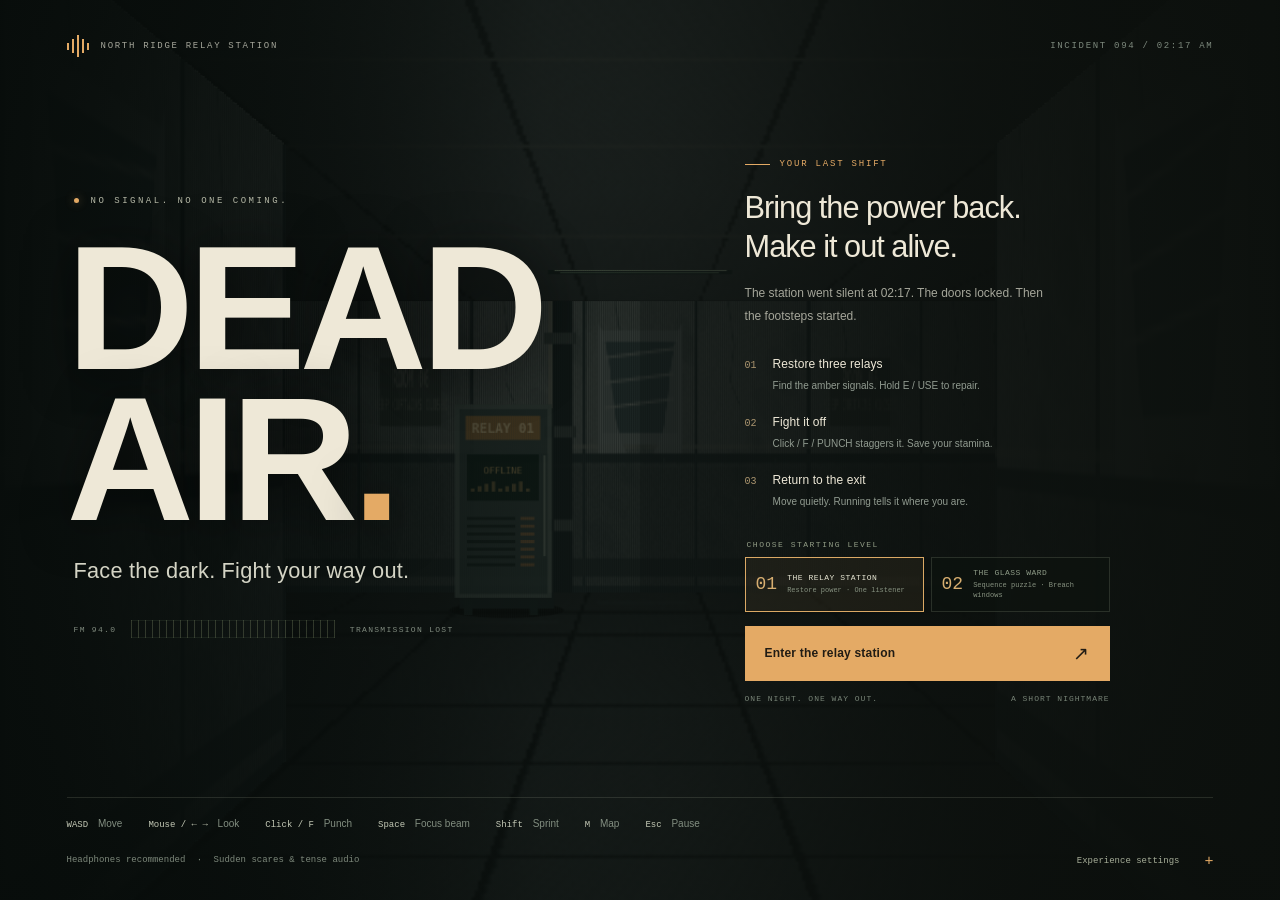
<file: dead-air.html>
<!doctype html>
<html lang="en">
<head>
  <meta charset="utf-8">
  <meta name="viewport" content="width=device-width,initial-scale=1,viewport-fit=cover">
  <meta name="theme-color" content="#0c0e0d">
  <title>Dead Air · A survival horror game</title>
  <link rel="stylesheet" href="dead-air.css">
</head>
<body>
  <main id="da-game" aria-label="Dead Air survival horror">
    <canvas id="da-canvas" tabindex="0" aria-label="First-person relay station. WASD moves, mouse or left/right arrows look, click or F punches, Space focuses your light, and E interacts."></canvas>
    <div class="da-vignette" aria-hidden="true"></div>

    <section id="da-menu" class="da-screen da-menu" aria-labelledby="da-title">
      <div class="da-menu-top"><span class="da-brand"><span class="da-signal-mark" aria-hidden="true"><i></i><i></i><i></i><i></i><i></i></span> NORTH RIDGE RELAY STATION</span><span class="da-file">INCIDENT 094 / 02:17 AM</span></div>
      <div class="da-menu-body">
        <div class="da-title-block">
          <p class="da-kicker"><span class="da-live-dot" aria-hidden="true"></span> NO SIGNAL. NO ONE COMING.</p>
          <h1 id="da-title"><span>DEAD</span><span>AIR<span class="da-title-period">.</span></span></h1>
          <p class="da-tagline">Face the dark. Fight your way out.</p>
          <div class="da-frequency" aria-hidden="true"><span>FM 94.0</span><i></i><span>TRANSMISSION LOST</span></div>
        </div>
        <div class="da-briefing">
          <div class="da-label"><span class="da-mini-line"></span> YOUR LAST SHIFT</div>
          <h2 id="da-brief-title">Bring the power back.<br> Make it out alive.</h2>
          <p id="da-story" class="da-story">The station went silent at 02:17. The doors locked. Then the footsteps started.</p>
          <ol class="da-mission">
            <li><span class="da-mission-number">01</span><div><strong id="da-step1-title">Restore three relays</strong><span id="da-step1-copy">Find the amber signals. Hold E / USE to repair.</span></div></li>
            <li><span class="da-mission-number">02</span><div><strong id="da-step2-title">Fight it off</strong><span id="da-step2-copy">Click / F / PUNCH staggers it. Save your stamina.</span></div></li>
            <li><span class="da-mission-number">03</span><div><strong id="da-step3-title">Return to the exit</strong><span id="da-step3-copy">Move quietly. Running tells it where you are.</span></div></li>
          </ol>
          <fieldset class="da-level-select"><legend>CHOOSE STARTING LEVEL</legend><button class="selected" data-level="1" aria-pressed="true" type="button"><b>01</b><span><strong>THE RELAY STATION</strong><small>Restore power · One listener</small></span></button><button data-level="2" aria-pressed="false" type="button"><b>02</b><span><strong>THE GLASS WARD</strong><small>Sequence puzzle · Breach windows</small></span></button></fieldset>
          <button id="da-start" class="da-primary" type="button"><span>Enter the relay station</span><span aria-hidden="true">↗</span></button>
          <div class="da-session-note"><span>ONE NIGHT. ONE WAY OUT.</span><span>A SHORT NIGHTMARE</span></div>
          <p class="da-touch-note">Left stick moves. Drag the view to look.<br>PUNCH fights it off. FOCUS strengthens your light. USE repairs.</p>
        </div>
      </div>
      <div class="da-menu-bottom">
        <div class="da-controls"><span><kbd>WASD</kbd> Move</span><span><kbd>Mouse / ← →</kbd> Look</span><span><kbd>Click / F</kbd> Punch</span><span><kbd>Space</kbd> Focus beam</span><span><kbd>Shift</kbd> Sprint</span><span><kbd>M</kbd> Map</span><span><kbd>Esc</kbd> Pause</span></div>
        <div class="da-footer-row">
          <p class="da-warning">Headphones recommended <span>·</span> Sudden scares &amp; tense audio</p>
          <details class="da-settings">
            <summary>Experience settings <span aria-hidden="true">+</span></summary>
            <div class="da-settings-panel">
              <label><input id="da-audio" type="checkbox" checked><span>Sound enabled</span></label>
              <label><input id="da-reduced" type="checkbox"><span>Reduce motion &amp; flashes</span></label>
              <label class="da-volume-label" for="da-volume">Volume<input id="da-volume" type="range" min="0" max="100" value="55"></label>
              <p>Beam charge recovers when you release focus. Stamina recovers when you stop sprinting.</p>
            </div>
          </details>
        </div>
      </div>
    </section>

    <div id="da-hud" hidden aria-label="Game status">
      <div class="da-hud-top">
        <div class="da-objective-box"><div class="da-label"><span id="da-count-label">RELAYS ONLINE</span> <strong id="da-count">0 / 3</strong></div><div id="da-objective">Restore power to the station.</div></div>
        <div class="da-hud-actions"><span id="da-clock" aria-label="Elapsed time">00:00</span><button id="da-map-button" class="da-icon-button" type="button" aria-label="Open station map">MAP <kbd>M</kbd></button><button id="da-sound" class="da-icon-button" type="button" aria-label="Mute sound" aria-pressed="false">SOUND ON</button><button id="da-pause-button" class="da-icon-button" type="button" aria-label="Pause game">Ⅱ</button></div>
      </div>
      <div class="da-hud-bottom">
        <div class="da-meters"><div class="da-meter"><div><span>BEAM CHARGE</span><kbd>SPACE</kbd></div><div class="da-meter-track"><span id="da-battery"></span></div></div><div class="da-meter da-stamina-meter"><div><span>STAMINA</span><kbd>SHIFT</kbd></div><div class="da-meter-track"><span id="da-stamina"></span></div></div></div>
        <div class="da-threat-box"><span class="da-label">VITALS <b id="da-health">100%</b> · <b id="da-fists">FISTS · CLICK / F</b></span><strong id="da-threat">NO MOVEMENT</strong></div>
      </div>
    </div>
    <div id="da-prompt" hidden role="status"><span class="da-prompt-copy" data-prompt-label>Hold E to restore relay</span><div class="da-progress-track"><span id="da-progress"></span></div></div>
    <div id="da-caption" hidden aria-live="polite"></div>

    <section id="da-pause" class="da-screen da-modal" hidden aria-labelledby="da-pause-title" role="dialog" aria-modal="true">
      <div class="da-modal-card"><div class="da-label">TRANSMISSION SUSPENDED</div><h2 id="da-pause-title">Hold your breath.</h2><p>You're safe here. Take a moment.</p><div class="da-modal-buttons"><button id="da-resume" class="da-primary" type="button">Resume the night <span aria-hidden="true">↗</span></button><button id="da-restart" class="da-secondary" type="button">Restart run</button><button id="da-quit" class="da-text-button" type="button">Return to title</button></div><div class="da-pause-tip">Focus your beam to push it back.<br>Release it to recharge. Keep an escape route.</div></div>
    </section>

    <section id="da-ending" class="da-screen da-modal" hidden aria-labelledby="da-ending-title" role="dialog" aria-modal="true">
      <div class="da-modal-card"><div class="da-label">END OF TRANSMISSION</div><h2 id="da-ending-title">Signal lost.</h2><p id="da-ending-copy">The station is quiet again.</p><div id="da-ending-stats" class="da-ending-stats"></div><div class="da-modal-buttons"><button id="da-retry" class="da-primary" type="button">Try again <span aria-hidden="true">↗</span></button><button id="da-end-menu" class="da-text-button" type="button">Return to title</button></div></div>
    </section>

    <section id="da-map" class="da-screen da-modal" hidden aria-labelledby="da-map-title" role="dialog" aria-modal="true">
      <div class="da-map-panel"><div class="da-map-heading"><div><div id="da-map-kicker" class="da-label">NORTH RIDGE / SUBLEVEL 01</div><h2 id="da-map-title">Station schematic</h2></div><button id="da-map-close" class="da-icon-button" type="button" aria-label="Close station map">CLOSE <kbd>M</kbd></button></div><canvas id="da-map-canvas" width="740" height="520" aria-label="Map showing your location, objectives, hazards, and exit"></canvas><div class="da-map-legend"><span><i class="da-map-player"></i> YOU</span><span><i class="da-map-relay"></i> <b id="da-map-objective-label">RELAY</b></span><span><i class="da-map-exit"></i> EXIT</span><span id="da-map-window-legend" hidden><i class="da-map-window"></i> BREACH WINDOW</span><span class="da-map-note">THE BUILDING WAITS WHILE YOU LOOK.</span></div></div>
    </section>

    <div id="da-touch" hidden aria-label="Touch controls">
      <div id="da-stick" role="group" aria-label="Drag to move and aim"><span id="da-stick-knob"></span><span class="da-stick-label">MOVE</span></div>
      <div class="da-touch-actions"><button id="da-run" type="button">SPRINT</button><button id="da-focus" type="button">FOCUS</button><button id="da-use" type="button">USE</button><button id="da-punch" type="button">PUNCH</button></div>
    </div>
    <noscript><div class="da-no-script">Enable JavaScript to play Dead Air.</div></noscript>
  </main>
  <script src="dead-air-render.js"></script>
  <script src="dead-air-fp.js"></script>
  <script src="dead-air.js"></script>
</body>
</html>
</file>
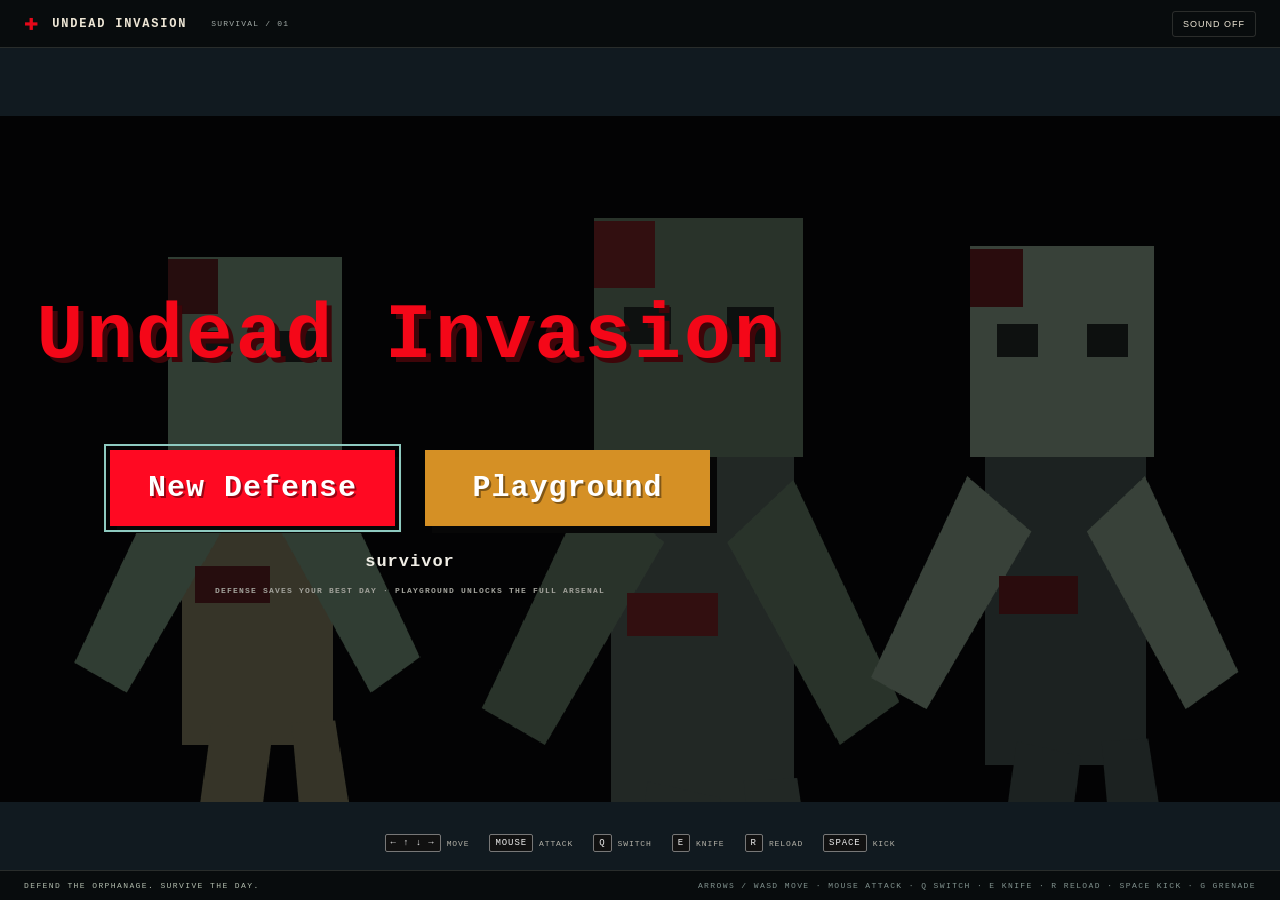
<file: undead-invasion-v0.html>
<!doctype html>
<html lang="en">
<head>
  <meta charset="utf-8">
  <meta name="viewport" content="width=device-width,initial-scale=1,viewport-fit=cover">
  <meta name="theme-color" content="#171e21">
  <title>Undead Invasion · Alpine Arcade</title>
  <link rel="stylesheet" href="undead-invasion-v0.css">
</head>
<body>
  <main id="ui-game" aria-label="Undead Invasion zombie defense game">
    <header class="ui-toolbar"><a class="ui-brand" href="index.html#undead-invasion-v0" id="ui-arcade"><span class="ui-mark" aria-hidden="true">✚</span> UNDEAD INVASION <span class="ui-edition">SURVIVAL / 01</span></a><div><button id="ui-sound" type="button" aria-pressed="false">SOUND OFF</button><button id="ui-pause-button" type="button" hidden>PAUSE <kbd>P</kbd></button></div></header>
    <div id="ui-stage">
      <canvas id="ui-canvas" width="1120" height="600" tabindex="0" aria-label="Side-view zombie defense. Arrow keys or WASD move, mouse aims and shoots, Q switches weapons, E uses a knife, R reloads, Space kicks, and G throws a grenade."></canvas>
      <section id="ui-title" class="ui-screen ui-title-screen" aria-labelledby="ui-title-heading">
        <div class="ui-title-copy"><h1 id="ui-title-heading">Undead Invasion</h1><div class="ui-mode-buttons"><button id="ui-start" class="ui-mode ui-defense" type="button">New Defense</button><button id="ui-playground" class="ui-mode ui-playground" type="button">Playground</button></div><p id="ui-best" class="ui-player-name">survivor<span>▰</span></p><p class="ui-mode-note">DEFENSE SAVES YOUR BEST DAY · PLAYGROUND UNLOCKS THE FULL ARSENAL</p></div>
        <div class="ui-title-bottom"><span><kbd>← ↑ ↓ →</kbd> MOVE</span><span><kbd>MOUSE</kbd> ATTACK</span><span><kbd>Q</kbd> SWITCH</span><span><kbd>E</kbd> KNIFE</span><span><kbd>R</kbd> RELOAD</span><span><kbd>SPACE</kbd> KICK</span></div>
      </section>
      <div id="ui-hud" hidden>
        <div class="ui-hud-top"><div class="ui-day"><span>HOLD THE OUTPOST</span><strong>DAY <b id="ui-day-number">01</b></strong></div><div class="ui-stats"><div><span>HOSTILES</span><b id="ui-hostiles">0</b></div><div><span>KILLS</span><b id="ui-kills">0</b></div><div><span>SUPPLIES</span><b id="ui-coins">$100</b></div></div></div>
        <p id="ui-message" role="status" aria-live="polite"></p>
        <div class="ui-hud-bottom"><div class="ui-health-box"><div><span>YOU <b id="ui-health">100</b></span><span>SHELTER <b id="ui-base">100</b></span></div><div class="ui-meter-row"><i><span id="ui-health-fill"></span></i><i><span id="ui-base-fill"></span></i></div></div><div class="ui-ammo"><span id="ui-weapon">SERVICE PISTOL</span><strong id="ui-ammo">12 <small>/ 12</small></strong><span id="ui-grenades">2 GRENADES · G</span></div></div>
      </div>
      <section id="ui-shop" class="ui-screen ui-modal" hidden role="dialog" aria-modal="true" aria-labelledby="ui-shop-title">
        <div class="ui-shop-panel"><div class="ui-shop-heading"><div><p class="ui-kicker">A MOMENT TO BREATHE</p><h2 id="ui-shop-title">DAY SECURED.</h2><p id="ui-shop-copy">Rearm. Rebuild. Get ready for the next wave.</p></div><div class="ui-wallet"><span>AVAILABLE SUPPLIES</span><b id="ui-shop-coins">$100</b></div></div><div id="ui-shop-grid"></div><div class="ui-shop-footer"><p id="ui-shop-status" role="status">Weapons keep their upgrades for this run.</p><button id="ui-next-day" class="ui-primary" type="button">DEFEND DAY 02 <span>↗</span></button></div></div>
      </section>
      <section id="ui-pause" class="ui-screen ui-modal" hidden role="dialog" aria-modal="true" aria-labelledby="ui-pause-title"><div class="ui-dialog"><p class="ui-kicker">THE HORDE CAN WAIT</p><h2 id="ui-pause-title">TAKE A BREATHER.</h2><p>Your run is paused.</p><button id="ui-resume" class="ui-primary" type="button">BACK TO THE FIGHT <span>↗</span></button><button id="ui-quit" class="ui-secondary" type="button">RETURN TO TITLE</button></div></section>
      <section id="ui-ending" class="ui-screen ui-modal" hidden role="dialog" aria-modal="true" aria-labelledby="ui-ending-title"><div class="ui-dialog"><p class="ui-kicker">END OF THE LINE</p><h2 id="ui-ending-title">OUTPOST LOST.</h2><p id="ui-ending-copy"></p><div class="ui-result"><div><span>DAY REACHED</span><b id="ui-result-day">01</b></div><div><span>UNDEAD STOPPED</span><b id="ui-result-kills">0</b></div></div><button id="ui-retry" class="ui-primary" type="button">ONE MORE RUN <span>↗</span></button><button id="ui-menu" class="ui-secondary" type="button">RETURN TO TITLE</button></div></section>
      <div id="ui-touch" hidden aria-label="Touch controls"><div id="ui-stick" aria-label="Drag to move"><span></span><b>MOVE</b></div><div class="ui-touch-buttons"><button id="ui-touch-reload" type="button">RELOAD</button><button id="ui-touch-knife" type="button">KNIFE</button><button id="ui-touch-kick" type="button">KICK</button><button id="ui-touch-grenade" type="button">GRENADE</button><button id="ui-touch-fire" type="button">FIRE</button></div></div>
      <noscript><p class="ui-no-script">Enable JavaScript to play Undead Invasion.</p></noscript>
    </div>
    <footer class="ui-footer"><span>DEFEND THE ORPHANAGE. SURVIVE THE DAY.</span><span class="ui-desktop-hint">ARROWS / WASD MOVE · MOUSE ATTACK · Q SWITCH · E KNIFE · R RELOAD · SPACE KICK · G GRENADE</span><span class="ui-mobile-hint">LEFT STICK TO MOVE · TOUCH THE ROAD TO AIM + FIRE</span></footer>
  </main>
  <script src="undead-invasion-v0-core.js"></script>
  <script src="undead-invasion-v0-render.js"></script>
  <script src="undead-invasion-v0.js"></script>
</body>
</html>
</file>
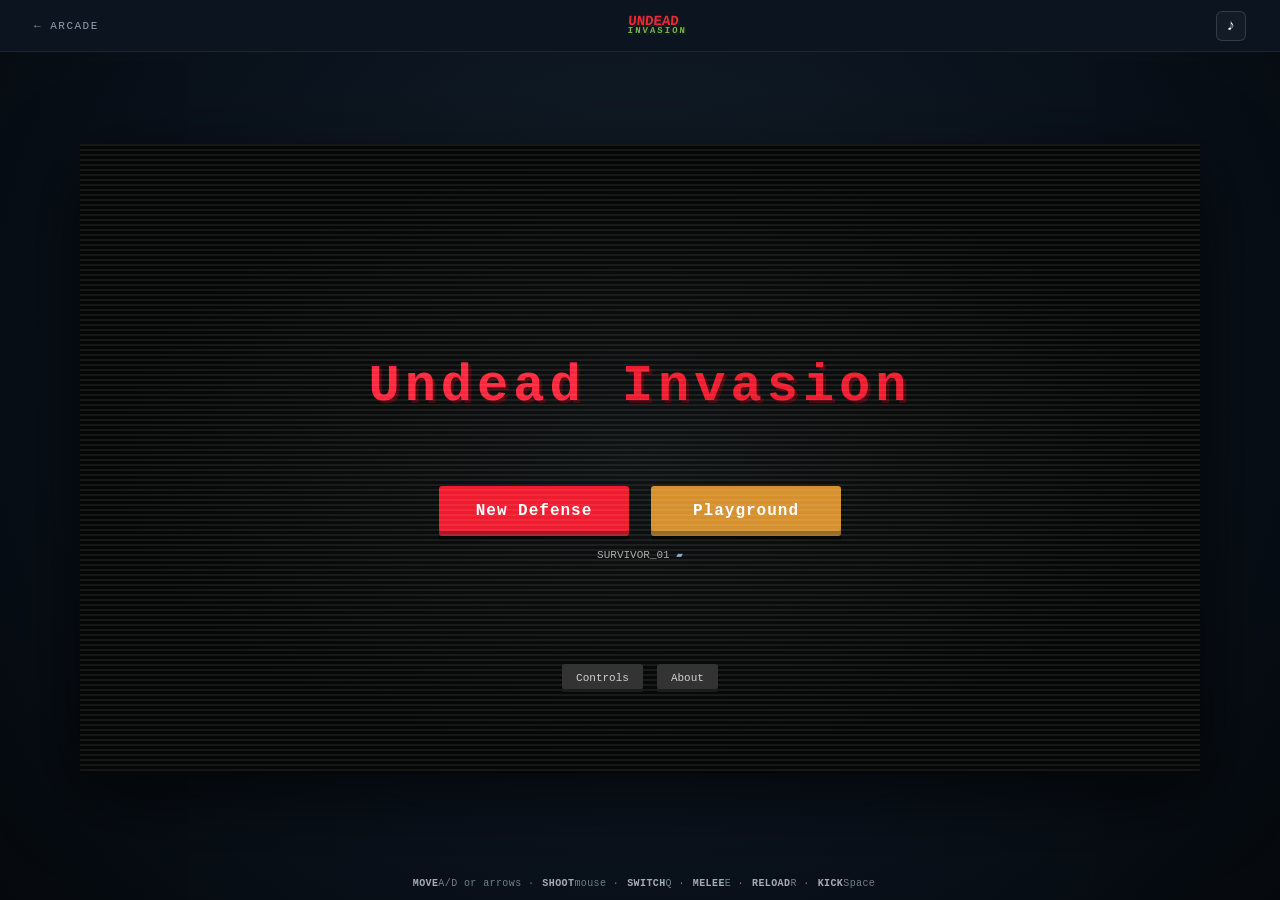
<file: undead-invasion.html>
<!doctype html>
<html lang="en">
<head>
  <meta charset="utf-8">
  <meta name="viewport" content="width=device-width, initial-scale=1, viewport-fit=cover">
  <meta name="theme-color" content="#050606">
  <meta name="description" content="Defend the orphanage against an endless pixel-art undead invasion.">
  <meta property="og:title" content="Undead Invasion">
  <meta property="og:description" content="Hold the line. Survive the night.">
  <meta name="twitter:card" content="summary_large_image">
  <meta name="twitter:title" content="Undead Invasion">
  <meta name="twitter:description" content="Hold the line. Survive the night.">
  <title>Undead Invasion</title>
  <link rel="stylesheet" href="undead-invasion.css">
</head>
<body>
  <main class="game-shell">
    <header class="topbar">
      <a class="back-link" href="index.html#drift" aria-label="Back to Alpine Arcade">← ARCADE</a>
      <span class="brand-mark"><b>UNDEAD</b><i>INVASION</i></span>
      <button id="sound-button" class="icon-button" type="button" aria-label="Toggle sound">♪</button>
    </header>

    <section id="game-frame" class="game-frame" aria-label="Undead Invasion game">
      <canvas id="undead-canvas" width="960" height="540" aria-label="Pixel-art zombie defense game"></canvas>

      <div id="main-menu" class="screen menu-screen">
        <h1><span>Undead</span> Invasion</h1>
        <div class="mode-row">
          <button class="pixel-button danger" type="button" data-start="defense">New Defense</button>
          <button class="pixel-button amber" type="button" data-start="playground">Playground</button>
        </div>
        <p class="profile">SURVIVOR_01 <span>▰</span></p>
        <div class="menu-footer"><button type="button" data-panel="controls">Controls</button><button type="button" data-panel="about">About</button></div>
      </div>

      <div id="message-screen" class="screen dialog-screen" hidden>
        <p id="dialog-kicker" class="kicker">DAY COMPLETE</p>
        <h2 id="dialog-title">Night survived.</h2>
        <p id="dialog-copy"></p>
        <div id="dialog-actions" class="dialog-actions"></div>
      </div>

      <div id="shop-screen" class="screen shop-screen" hidden>
        <div class="shop-card">
          <div class="shop-heading"><div><p class="kicker">ORPHANAGE ARMORY</p><h2>Prepare for day <span id="shop-day">2</span></h2></div><strong id="shop-money">$0</strong></div>
          <div id="shop-grid" class="shop-grid"></div>
          <button id="next-day-button" class="pixel-button danger" type="button">Start next day</button>
        </div>
      </div>

      <div id="hud" class="hud" hidden>
        <div><small>DAY</small><strong id="hud-day">1</strong></div>
        <div><small>ORPHANAGE</small><span class="meter"><i id="base-meter"></i></span></div>
        <div><small>SURVIVOR</small><span class="meter health"><i id="health-meter"></i></span></div>
        <div class="hud-right"><small id="hud-weapon">PISTOL</small><strong id="hud-ammo">12 / 48</strong></div>
      </div>

      <div id="inventory" class="inventory" hidden>
        <button type="button" data-weapon="pistol"><b>1</b><span>PISTOL</span></button>
        <button type="button" data-weapon="shotgun"><b>2</b><span>SHOTGUN</span></button>
        <button type="button" data-weapon="rifle"><b>3</b><span>RIFLE</span></button>
        <button type="button" id="build-button"><b>4</b><span>FENCE</span></button>
        <button type="button" id="bomb-button"><b>5</b><span>BOMB</span></button>
      </div>

      <div id="mobile-controls" class="mobile-controls" hidden>
        <div><button data-hold="left">◀</button><button data-hold="right">▶</button></div>
        <div><button data-action="melee">E</button><button data-action="kick">KICK</button><button class="fire" data-action="fire">FIRE</button></div>
      </div>
    </section>

    <p class="desktop-hint"><b>MOVE</b> A/D or arrows · <b>SHOOT</b> mouse · <b>SWITCH</b> Q · <b>MELEE</b> E · <b>RELOAD</b> R · <b>KICK</b> Space</p>
  </main>
  <script type="module" src="undead-invasion.js"></script>
</body>
</html>
</file>
<file: dead-air.css>
:root{color-scheme:dark;--bone:#eee8d7;--muted:#a5a69a;--dim:#737d75;--amber:#e4aa65;--amber-bright:#f4c48d;--line:#c2c7af26;--mono:'Cascadia Mono','SFMono-Regular',Consolas,'Liberation Mono',monospace;--sans:Arial,Helvetica,sans-serif}
*{box-sizing:border-box}html,body{margin:0;width:100%;height:100%;overflow:hidden;background:#0a0d0b;color:var(--bone);font-family:var(--sans)}body{overscroll-behavior:none}button,input{font:inherit}button{cursor:pointer;-webkit-tap-highlight-color:transparent;touch-action:manipulation}button:focus-visible,input:focus-visible,summary:focus-visible,canvas:focus-visible{outline:2px solid var(--amber-bright);outline-offset:5px}button:disabled{opacity:.4;cursor:default}[hidden]{display:none!important}h1,h2,p{margin:0}button{color:inherit}kbd{font-family:var(--mono);font-size:10px;font-weight:400}#da-game{position:relative;width:100%;height:100%;height:100dvh;isolation:isolate;overflow:hidden}#da-canvas{display:block;position:absolute;inset:0;width:100%;height:100%;outline:none;touch-action:none}.da-vignette{position:absolute;inset:0;pointer-events:none;background:radial-gradient(ellipse at 50% 50%,transparent 40%,#02080566 100%);z-index:1}.da-screen{position:absolute;inset:0;z-index:10}.da-menu{display:flex;flex-direction:column;justify-content:space-between;gap:30px;overflow:auto;padding:35px clamp(28px,5.2vw,88px) 27px;background:linear-gradient(90deg,#080d0bef 0%,#0b100daf 42%,#0c100ddb 77%,#0c100df5 100%)}.da-menu-top{display:flex;align-items:center;justify-content:space-between;gap:20px;font:9px var(--mono);letter-spacing:1.7px;color:var(--muted);flex-shrink:0}.da-brand{display:flex;align-items:center;gap:12px}.da-signal-mark{height:22px;display:flex;align-items:center;gap:3px;color:var(--amber)}.da-signal-mark i{width:2px;height:7px;background:currentColor}.da-signal-mark i:nth-child(2),.da-signal-mark i:nth-child(4){height:14px}.da-signal-mark i:nth-child(3){height:22px}.da-file{font-size:9px;color:#7d897d}.da-menu-body{display:grid;grid-template-columns:1.1fr .9fr;gap:clamp(45px,8.2vw,145px);align-items:center;width:100%;max-width:1230px;margin:0 auto}.da-title-block{padding-bottom:20px}.da-kicker{font:9px var(--mono);letter-spacing:2.5px;color:#b5b8a6;display:flex;align-items:center;gap:12px;margin:0 0 33px 7px}.da-live-dot{width:5px;height:5px;background:var(--amber);border-radius:100%;box-shadow:0 0 10px #edb17777;flex-shrink:0}.da-title-block h1{font-family:Impact,'Arial Narrow',var(--sans);font-stretch:condensed;font-size:clamp(110px,13.8vw,205px);font-weight:900;line-height:.78;letter-spacing:-.035em;color:var(--bone);text-shadow:0 3px 50px #0008}.da-title-block h1>span{display:block}.da-title-block h1>span+span{margin-top:13px}.da-title-period{color:var(--amber)}.da-tagline{font-size:clamp(17px,1.7vw,23px);letter-spacing:.2px;font-weight:400;margin:31px 0 0 7px;color:#d4d4c5}.da-frequency{display:flex;align-items:center;gap:15px;max-width:380px;margin:36px 0 0 7px;font:8px var(--mono);letter-spacing:1.3px;color:#808b7f}.da-frequency i{height:18px;flex:1;background:repeating-linear-gradient(90deg,#8f9c734a 0,#8f9c734a 1px,transparent 1px,transparent 7px);border-top:1px solid #74866522;border-bottom:1px solid #74866522}.da-briefing{max-width:365px;padding-top:8px}.da-label{font:9px var(--mono);letter-spacing:1.8px;color:var(--amber);display:flex;align-items:center;gap:10px}.da-mini-line{width:25px;height:1px;background:var(--amber)}.da-briefing h2{font-size:clamp(23px,2.4vw,34px);font-weight:500;line-height:1.25;letter-spacing:-1px;margin:20px 0 16px}.da-story{font-size:12px;line-height:1.9;color:var(--muted);max-width:300px}.da-mission{list-style:none;padding:0;margin:29px 0 30px;display:flex;flex-direction:column;gap:21px}.da-mission li{display:flex;gap:16px;align-items:flex-start}.da-mission-number{font:10px var(--mono);color:#ab956f;padding-top:3px}.da-mission strong{display:block;font-size:12px;font-weight:500;letter-spacing:.1px;margin-bottom:6px}.da-mission li div>span{display:block;color:#919b90;font-size:10px;line-height:1.7}.da-mission kbd{font-size:9px;color:#cacbb8}.da-primary{border:1px solid var(--amber);background:var(--amber);color:#211c14;display:flex;align-items:center;justify-content:space-between;gap:22px;width:100%;padding:17px 19px;font-size:12px;font-weight:600;letter-spacing:.2px;transition:background .18s,border-color .18s,transform .18s;text-align:left}.da-primary:hover{background:var(--amber-bright);border-color:var(--amber-bright);transform:translateY(-1px)}.da-primary:active{transform:translateY(1px)}.da-primary>span:last-child:not(:first-child){font-size:19px;font-weight:400;line-height:1}.da-session-note{display:flex;justify-content:space-between;gap:10px;margin-top:13px;color:#788477;font:8px var(--mono);letter-spacing:1px}.da-menu-bottom{border-top:1px solid var(--line);padding-top:20px;flex-shrink:0}.da-controls{display:flex;flex-wrap:wrap;align-items:center;gap:15px 26px;color:#828e80;font-size:10px}.da-controls>span{white-space:nowrap}.da-controls kbd{margin-right:7px;color:#c4c9b6;font-size:9px}.da-footer-row{display:flex;align-items:center;justify-content:space-between;gap:20px;margin-top:19px}.da-warning{font:9px var(--mono);color:#7d887b;line-height:1.7}.da-warning>span{margin:0 6px}.da-settings{position:relative;flex-shrink:0}.da-settings summary{list-style:none;display:flex;align-items:center;justify-content:space-between;gap:25px;font:9px var(--mono);color:#a7ae99;cursor:pointer;user-select:none;min-height:24px}.da-settings summary::-webkit-details-marker{display:none}.da-settings summary>span{font-size:15px;color:var(--amber)}.da-settings[open] summary>span{transform:rotate(45deg)}.da-settings-panel{position:absolute;bottom:calc(100% + 14px);right:0;width:272px;padding:20px;background:#141b16;border:1px solid #717d5e66;box-shadow:0 15px 65px #0009;z-index:25}.da-settings-panel label{display:flex;align-items:center;gap:10px;font-size:11px;line-height:1.5;color:#d0d2bf;margin-bottom:17px;cursor:pointer}.da-settings-panel input[type=checkbox]{margin:0;width:15px;height:15px;accent-color:var(--amber)}.da-settings-panel .da-volume-label{display:flex;justify-content:space-between;margin-top:22px;gap:22px}.da-volume-label input{width:150px;accent-color:var(--amber);height:3px}.da-settings-panel p{font:9px/1.8 var(--mono);color:#8e9a88;border-top:1px solid var(--line);padding-top:14px;margin-top:4px}
#da-hud{position:absolute;inset:0;z-index:3;pointer-events:none;padding:25px 29px}.da-hud-top{display:flex;justify-content:space-between;gap:20px;align-items:flex-start}.da-objective-box{padding:14px 17px 15px;background:#09100cd9;border:1px solid #d5dbb91c;min-width:260px;box-shadow:0 7px 25px #0003}.da-objective-box .da-label{color:#a7b193;font-size:8px;justify-content:space-between}.da-objective-box .da-label strong{color:var(--amber);font-weight:500;font-size:15px;letter-spacing:1px;margin-left:30px}#da-objective{font-size:10px;line-height:1.6;margin-top:8px;color:#d1d4c1}.da-hud-actions{display:flex;gap:6px;align-items:center;pointer-events:auto}#da-clock{font:10px var(--mono);font-variant-numeric:tabular-nums;color:#b7bfaa;margin-right:13px;text-shadow:0 2px 8px #000}.da-icon-button{min-height:34px;border:1px solid #b9c5a42b;background:#0b120de6;color:#c1cbb1;padding:8px 11px;font:9px var(--mono);letter-spacing:.8px;transition:background .16s}.da-icon-button:hover{background:#293427}.da-icon-button kbd{font-size:8px;color:var(--amber);margin-left:8px}#da-pause-button{font-size:16px;min-width:36px}.da-hud-bottom{position:absolute;bottom:27px;left:29px;right:29px;display:flex;justify-content:space-between;align-items:flex-end;gap:20px}.da-meters{display:flex;gap:25px;background:#09100ca6;padding:13px 15px;border-left:1px solid #bcbf9b2b}.da-meter{width:130px}.da-meter>div:first-child{display:flex;justify-content:space-between;align-items:center;gap:15px;font:8px var(--mono);letter-spacing:1px;color:#bec5aa;margin-bottom:9px}.da-meter kbd{font-size:7px;color:#7c8976}.da-meter-track{height:3px;background:#dad8b921}.da-meter-track>span{display:block;height:100%;width:100%;background:var(--amber)}.da-stamina-meter .da-meter-track>span{background:#98af93}.da-threat-box{text-align:right;display:flex;flex-direction:column;gap:8px;text-shadow:0 1px 8px #000;padding:10px 0}.da-threat-box .da-label{color:#929d86;display:block;font-size:8px;letter-spacing:1.3px}#da-threat{font:11px var(--mono);letter-spacing:1.5px;color:#c1c3a7}#da-prompt{position:absolute;left:50%;bottom:115px;transform:translateX(-50%);z-index:4;background:#0b120dea;border:1px solid #d7b78455;padding:14px 22px;min-width:230px;max-width:90%;text-align:center;font:11px/1.5 var(--mono);color:#ead0a2;pointer-events:none}.da-progress-track{margin:10px auto 0;height:2px;width:100%;background:#d7b78426}.da-progress-track>span{height:100%;width:0;display:block;background:var(--amber)}#da-caption{position:absolute;z-index:4;left:50%;transform:translateX(-50%);bottom:185px;width:max-content;max-width:calc(100% - 60px);padding:10px 17px;color:#d3d4c3;background:#06100ce0;text-align:center;font:11px/1.7 var(--mono);letter-spacing:.3px;pointer-events:none}
.da-modal{display:flex;align-items:center;justify-content:center;padding:25px;background:#050a08d9;overflow:auto}.da-modal-card{width:100%;max-width:390px;padding:39px;background:linear-gradient(150deg,#1a221be8,#0c120eea);border:1px solid #b9c5a429;box-shadow:0 24px 140px #0009}.da-modal-card h2{font-size:35px;line-height:1.1;letter-spacing:-1.3px;font-weight:500;margin:25px 0 15px}.da-modal-card>p{color:#9da992;font-size:12px;line-height:1.8}.da-modal-buttons{display:flex;flex-direction:column;gap:11px;margin-top:30px}.da-secondary{border:1px solid #b9c5a438;background:transparent;padding:14px 18px;color:#c7cdbb;font-size:11px;transition:background .16s}.da-secondary:hover{background:#d1d4b70b}.da-text-button{border:0;background:transparent;padding:12px;color:#8c9c83;font:10px var(--mono)}.da-text-button:hover{color:var(--bone)}.da-pause-tip{border-top:1px solid var(--line);padding-top:19px;margin-top:20px;color:#758b75;font:9px/1.8 var(--mono)}.da-ending-stats{margin:22px 0 0;border-top:1px solid var(--line);border-bottom:1px solid var(--line);padding:14px 0;color:#b5bfa4;font:11px/1.9 var(--mono)}.da-ending-stats:empty{display:none}.da-map-panel{width:100%;max-width:800px;background:#101a14f5;border:1px solid #bcc3a633;padding:25px}.da-map-heading{display:flex;align-items:center;justify-content:space-between;gap:15px}.da-map-heading h2{font-weight:400;font-size:23px;margin-top:10px;letter-spacing:-.5px}#da-map-canvas{width:100%;max-height:65vh;object-fit:contain;display:block;margin:22px auto 20px;border:1px solid #c2c7af18;background:#0a100d}.da-map-legend{display:flex;gap:20px;align-items:center;flex-wrap:wrap;color:#a0af94;font:8px var(--mono);letter-spacing:1px}.da-map-legend>span{display:flex;align-items:center;gap:7px}.da-map-legend i{display:block;width:6px;height:6px}.da-map-player{background:#edf0d8;border-radius:50%}.da-map-relay{background:var(--amber)}.da-map-exit{background:#8cac8b}.da-map-legend .da-map-note{margin-left:auto;color:#6e836e;font-size:7px;letter-spacing:.5px}
#da-touch{position:absolute;z-index:5;bottom:max(21px,env(safe-area-inset-bottom));left:max(23px,env(safe-area-inset-left));right:max(23px,env(safe-area-inset-right));display:flex;align-items:flex-end;justify-content:space-between;gap:20px;pointer-events:none;user-select:none;-webkit-user-select:none}#da-stick{width:105px;height:105px;position:relative;border:1px solid #d2d7b144;background:#111b1499;border-radius:50%;pointer-events:auto;touch-action:none}#da-stick:before,#da-stick:after{content:'';position:absolute;background:#cad7a315;pointer-events:none}#da-stick:before{width:1px;height:70px;left:51px;top:17px}#da-stick:after{width:70px;height:1px;top:51px;left:17px}#da-stick-knob{position:absolute;display:block;left:32px;top:32px;width:39px;height:39px;border:1px solid #d6c39488;border-radius:50%;background:#e5c89333;box-shadow:0 2px 8px #0004;z-index:1;pointer-events:none}.da-stick-label{position:absolute;bottom:8px;left:0;width:100%;text-align:center;font:7px var(--mono);letter-spacing:1px;color:#87967d;pointer-events:none}.da-touch-actions{display:grid;grid-template-columns:57px 65px;grid-template-rows:45px 45px;gap:7px;pointer-events:auto}.da-touch-actions button{border:1px solid #cad8ac44;background:#121e16d9;color:#b8c9a9;border-radius:5px;font:8px var(--mono);letter-spacing:.6px;touch-action:none}.da-touch-actions button:active,.da-touch-actions button.active{background:#8b6b3b;color:#fff2cf}.da-touch-actions #da-focus{grid-column:2;grid-row:1 / span 2;border-color:#d4ad7166;background:#725c3438;color:#e3c390}.da-touch-actions #da-use{grid-row:2;grid-column:1}.da-no-script{position:absolute;inset:0;z-index:99;background:#0d130f;display:grid;place-items:center;color:var(--bone)}
@media(min-width:1550px){.da-menu{padding-top:48px;padding-bottom:38px}.da-menu-body{max-width:1380px;grid-template-columns:1.2fr .8fr}.da-briefing{max-width:405px}.da-title-block h1{font-size:220px}.da-story{font-size:14px;max-width:340px}.da-mission strong{font-size:14px}.da-mission li div>span{font-size:12px}.da-primary{font-size:14px;padding:20px 23px}.da-kicker,.da-label{font-size:10px}.da-controls{font-size:11px}}
@media(max-height:750px) and (min-width:801px){.da-menu{padding-top:24px;padding-bottom:20px;gap:22px}.da-title-block h1{font-size:clamp(100px,12.6vw,155px)}.da-kicker{margin-bottom:25px}.da-tagline{margin-top:26px}.da-frequency{margin-top:28px}.da-briefing h2{font-size:26px;margin:16px 0 12px}.da-mission{gap:15px;margin:22px 0}.da-menu-bottom{padding-top:16px}.da-footer-row{margin-top:12px}.da-story{font-size:11px}.da-primary{padding:15px 18px}}
@media(max-width:800px){.da-menu{padding:25px 30px 22px;gap:28px}.da-menu-top{font-size:8px;letter-spacing:1px}.da-file{font-size:8px}.da-menu-body{gap:32px;grid-template-columns:1fr 1fr}.da-title-block h1{font-size:clamp(105px,17vw,140px)}.da-kicker{font-size:7px;letter-spacing:1.3px;margin:0 0 29px 4px;gap:8px}.da-tagline{font-size:17px;margin-left:4px}.da-frequency{margin:27px 0 0 4px;gap:9px;font-size:7px;letter-spacing:.5px}.da-frequency i{min-width:20px}.da-briefing h2{font-size:24px;margin-top:17px}.da-briefing>.da-label{font-size:8px}.da-story{font-size:11px}.da-mission{gap:17px;margin:23px 0}.da-mission li{gap:11px}.da-mission strong{font-size:11px}.da-mission li div>span{font-size:9px}.da-session-note{font-size:7px;letter-spacing:.5px}.da-controls{gap:11px 17px;font-size:9px}.da-controls kbd{font-size:8px;margin-right:5px}.da-warning{font-size:8px}.da-settings summary{font-size:8px;gap:15px}#da-hud{padding:17px}.da-hud-top{gap:10px}.da-objective-box{padding:12px;min-width:210px}.da-hud-actions{gap:4px}.da-icon-button{font-size:8px;padding:8px}.da-hud-bottom{left:17px;right:17px;bottom:20px}.da-meters{gap:20px;padding:11px}.da-meter{width:105px}#da-clock{margin-right:6px}.da-map-panel{padding:20px}}
@media(max-width:560px){.da-menu{padding:23px 23px 20px;gap:30px;background:linear-gradient(100deg,#080d0bee,#0a100dac 70%,#0c100deb);justify-content:flex-start}.da-menu-top{align-items:flex-start}.da-brand{max-width:180px;line-height:1.6;gap:10px;font-size:8px;letter-spacing:1px}.da-file{max-width:105px;text-align:right;line-height:1.7;font-size:7px}.da-menu-body{display:block}.da-title-block{padding:0 0 28px}.da-title-block h1{font-size:clamp(102px,28vw,150px);display:flex;gap:.18em;line-height:.82}.da-title-block h1>span+span{margin:0}.da-title-block h1>span{display:inline}.da-kicker{margin:0 0 21px 2px;font-size:7px;letter-spacing:1.7px}.da-tagline{margin:22px 0 0 2px;font-size:19px}.da-frequency{display:none}.da-briefing{border-top:1px solid var(--line);max-width:none;padding-top:24px}.da-briefing h2{font-size:25px;line-height:1.22;margin:14px 0 13px}.da-briefing h2 br{display:none}.da-story{font-size:12px;line-height:1.7;max-width:360px}.da-mission{gap:15px;margin:23px 0}.da-mission strong{font-size:12px;margin-bottom:4px}.da-mission li div>span{font-size:10px}.da-primary{padding:17px 19px}.da-session-note{font-size:7px}.da-menu-bottom{padding-top:18px;margin-top:0}.da-controls{gap:12px 16px;font-size:9px}.da-footer-row{flex-wrap:wrap;gap:12px;margin-top:18px}.da-warning{font-size:8px;max-width:265px}.da-settings{margin-left:auto}.da-settings summary{font-size:8px;gap:15px}.da-settings-panel{right:0;width:265px}.da-objective-box{min-width:0;max-width:215px;padding:10px 12px}.da-objective-box .da-label{font-size:7px;letter-spacing:1px;gap:0}.da-objective-box .da-label strong{font-size:13px;margin-left:15px}#da-objective{font-size:9px;line-height:1.5}.da-hud-actions{display:grid;grid-template-columns:auto auto;gap:5px;justify-items:stretch}#da-clock{font-size:9px;margin:0;text-align:center;align-self:center}.da-icon-button{min-height:30px;font-size:7px;letter-spacing:.4px;padding:6px 8px}.da-icon-button kbd{display:none}#da-pause-button{font-size:13px;min-width:32px}.da-hud-bottom{bottom:155px;align-items:flex-end}.da-meters{padding:8px 10px;gap:15px}.da-meter{width:85px}.da-meter>div:first-child{font-size:7px;letter-spacing:.6px;margin-bottom:7px}.da-meter kbd{display:none}.da-threat-box{max-width:120px;gap:6px;padding:8px 0}.da-threat-box .da-label{font-size:6px;letter-spacing:.6px}#da-threat{font-size:8px;letter-spacing:.5px}#da-prompt{bottom:215px;font-size:10px;padding:10px 14px;min-width:210px}#da-caption{bottom:270px;font-size:9px;max-width:calc(100% - 35px)}.da-modal{padding:20px}.da-modal-card{padding:29px}.da-modal-card h2{font-size:31px}.da-map-panel{padding:17px}.da-map-heading h2{font-size:18px}.da-map-heading .da-label{font-size:7px;letter-spacing:1px}.da-map-heading .da-icon-button{font-size:7px}.da-map-legend{gap:13px;font-size:7px}.da-map-legend .da-map-note{width:100%;margin:0;font-size:7px}#da-map-canvas{max-height:57vh;margin:18px auto}}
@media(pointer:coarse) and (min-width:561px){.da-hud-bottom{bottom:145px}#da-prompt{bottom:200px}#da-caption{bottom:255px}}
@media(max-height:500px) and (min-width:561px){.da-menu{padding-top:20px;padding-bottom:16px;gap:25px}.da-menu-body{align-items:start}.da-title-block h1{font-size:120px}.da-menu-bottom{padding-bottom:6px}.da-modal{align-items:flex-start}.da-modal-card{padding:25px}.da-modal-card h2{margin:16px 0 12px}.da-modal-buttons{margin-top:20px}.da-pause-tip{display:none}.da-hud-bottom{bottom:130px}#da-prompt{bottom:145px}#da-caption{bottom:190px}.da-meters{gap:15px}.da-meter{width:90px}}
#da-stick-knob{left:50%;top:50%;transform:translate(-50%,-50%)}
#da-touch,.da-touch-note,.da-touch-key{display:none}#da-caption:empty{display:none}#da-threat[data-danger="true"]{color:#e59c78}
@media(pointer:coarse){#da-touch{display:flex}.da-touch-note{display:block;color:#9ba78e;font:9px/1.8 var(--mono);margin-top:15px}.da-controls,.da-desktop-key{display:none}.da-touch-key{display:inline}.da-footer-row{margin-top:0}}
@media(max-width:560px){.da-title-block h1{font-size:clamp(62px,21vw,106px)}}
@media(prefers-reduced-motion:reduce){*,*:before,*:after{animation:none!important;transition:none!important;scroll-behavior:auto!important}}
.da-touch-actions{grid-template-columns:58px 68px;grid-template-rows:42px 42px}.da-touch-actions #da-focus{grid-column:2;grid-row:1}.da-touch-actions #da-punch{grid-column:2;grid-row:2;background:#a8754544;border-color:#d0a16999;color:#ffe0ab}.da-threat-box .da-label{line-height:1.7}#da-health{color:#c6d6ac;font-weight:400}#da-health[data-danger=true]{color:#e78d76}#da-fists{font-weight:400;color:#d1b58a}@media(max-width:560px){.da-threat-box{max-width:150px}.da-threat-box .da-label{font-size:7px}}
.da-level-select{border:0;padding:0;margin:18px 0 14px;display:grid;grid-template-columns:1fr 1fr;gap:7px}.da-level-select legend{font:8px var(--mono);letter-spacing:1.5px;color:#929d86;margin-bottom:8px}.da-level-select button{display:flex;align-items:center;gap:10px;text-align:left;min-width:0;padding:10px;border:1px solid #b9c5a42b;background:#0c120eaa;color:#8f9c88}.da-level-select button.selected{border-color:#dba965;color:#e8e7d4;background:#dba96512}.da-level-select b{font:18px var(--mono);color:#d7ae70}.da-level-select span{display:flex;flex-direction:column;min-width:0}.da-level-select strong{font:8px var(--mono);letter-spacing:.5px}.da-level-select small{font:7px/1.5 var(--mono);color:#879280;margin-top:3px}@media(max-height:750px) and (min-width:801px){.da-level-select{margin:10px 0 9px}.da-level-select button{padding:7px}.da-level-select small{display:none}}@media(max-width:560px){.da-level-select{grid-template-columns:1fr}.da-level-select button{padding:9px}.da-level-select legend{font-size:7px}}
.da-map-legend b{font:inherit;font-weight:400}.da-map-window{border:1px solid #8fb3b0;position:relative}.da-map-window:after{content:'×';position:absolute;inset:-5px;color:#8fb3b0;font-size:10px;text-align:center}
</file>
<file: undead-invasion-v0.css>
:root{color-scheme:dark;--ink:#171e21;--paper:#eee7d6;--muted:#a2aba7;--orange:#edb576;--teal:#8ecac0;--line:#eee7d626;font-family:Arial,Helvetica,sans-serif;background:var(--ink);color:var(--paper)}
*{box-sizing:border-box}html,body{margin:0;width:100%;height:100%;overflow:hidden}button,a{-webkit-tap-highlight-color:transparent}button{font:inherit;cursor:pointer;touch-action:manipulation}button:disabled{cursor:default;opacity:.4}button:focus-visible,a:focus-visible,canvas:focus-visible{outline:2px solid var(--teal);outline-offset:4px}button{color:inherit}button[hidden],[hidden]{display:none!important}#ui-game{height:100dvh;display:flex;flex-direction:column;min-height:0;background:#12191c}.ui-toolbar{height:48px;flex-shrink:0;display:flex;align-items:center;justify-content:space-between;padding:0 24px;border-bottom:1px solid var(--line);background:#182126;z-index:3;gap:10px}.ui-brand{color:var(--paper);text-decoration:none;font-size:12px;letter-spacing:1.8px;font-weight:800;display:flex;gap:12px;align-items:center}.ui-mark{font-size:24px;color:var(--orange);line-height:1}.ui-edition{font-size:8px;color:var(--muted);margin-left:12px;letter-spacing:1.2px;font-weight:400}.ui-toolbar>div{display:flex;gap:10px}.ui-toolbar button{background:none;border:1px solid var(--line);padding:7px 10px;border-radius:3px;font-size:9px;letter-spacing:1px}.ui-toolbar button:hover{background:#ffffff0d}kbd{font:inherit;font-size:9px;border:1px solid #eee7d64d;border-radius:2px;padding:3px 5px;color:var(--paper)}#ui-stage{position:relative;min-height:0;flex:1;overflow:hidden;display:flex;align-items:center;justify-content:center;background:#111a20}#ui-canvas{display:block;flex:none;width:100%;height:100%;object-fit:contain;touch-action:none;outline:none;image-rendering:pixelated}.ui-screen{position:absolute;inset:0;z-index:5}.ui-title-screen{padding:clamp(24px,4.5vw,70px);background:linear-gradient(90deg,#142129e8 0%,#18252d88 50%,#162027a8 100%);display:flex;align-items:flex-start;justify-content:space-between;gap:24px;overflow-y:auto}.ui-title-copy{flex-shrink:0}.ui-kicker{font-size:9px;letter-spacing:2.2px;font-weight:700;color:var(--orange);margin:0 0 20px;line-height:1.6}.ui-kicker>span{width:6px;height:6px;background:var(--orange);display:inline-block;margin-right:7px;box-shadow:0 0 12px #edb57666}h1{font-family:Impact,'Arial Narrow',sans-serif;font-size:clamp(52px,8.7vw,122px);line-height:.86;letter-spacing:1px;margin:0 0 22px;font-weight:900;text-shadow:4px 5px #131b2380}h1>span{color:var(--orange)}h1>i{font-style:normal;color:var(--orange)}.ui-tagline{font-size:14px;line-height:1.65;color:#d4d6c9;margin:0 0 25px}.ui-primary{display:flex;align-items:center;justify-content:space-between;gap:35px;padding:17px 22px;min-height:49px;background:var(--orange);border:1px solid #ffdc9c;color:#20292b;border-radius:3px;font-weight:800;font-size:11px;letter-spacing:1px;box-shadow:0 4px 0 #0b171c55;transition:background .15s,transform .15s}.ui-primary:hover{background:#ffcc91;transform:translateY(-1px)}.ui-primary>span{font-size:20px;font-weight:400;line-height:.7}.ui-small{color:#c6c8b8;font-size:8px;letter-spacing:1.6px;margin-top:18px}.ui-brief{width:264px;background:#15232bcd;border:1px solid #dae4ce2e;border-top:3px solid #b5c7b0;padding:25px 22px;margin-top:28px;box-shadow:8px 8px #121a2233}.ui-brief .ui-kicker{font-size:8px;color:#cbd2bb;letter-spacing:1.7px;margin-bottom:7px}.ui-brief>div{display:flex;gap:14px;border-bottom:1px solid var(--line);padding:15px 0}.ui-brief b{color:var(--orange);font-size:11px;padding-top:3px}.ui-brief p{margin:0}.ui-brief strong{display:block;font-size:10px;letter-spacing:.7px;line-height:1.5}.ui-brief p span{display:block;font-size:11px;line-height:1.6;color:#b6c0b9;margin-top:6px}.ui-brief .ui-local{font-size:9px;color:#9eaaa5;margin-top:17px;line-height:1.6}.ui-title-bottom{position:absolute;bottom:26px;left:clamp(24px,4.5vw,70px);right:24px;display:flex;gap:20px;font-size:8px;letter-spacing:.9px;color:#d4dac8}.ui-title-bottom span{display:flex;align-items:center;gap:6px}.ui-footer{min-height:30px;flex-shrink:0;display:flex;align-items:center;justify-content:space-between;gap:16px;padding:8px 24px;font-size:8px;letter-spacing:1.4px;color:#82938f;border-top:1px solid var(--line);background:#182126}.ui-footer>span:first-child{color:#b2bdae}.ui-mobile-hint{display:none}#ui-hud{position:absolute;inset:0;pointer-events:none;z-index:2}.ui-hud-top{display:flex;justify-content:space-between;position:absolute;left:25px;right:25px;top:20px;gap:20px}.ui-day,.ui-stats{background:#17242ce8;border:1px solid #eee7d640;border-radius:3px;box-shadow:3px 3px #08141833}.ui-day{padding:10px 17px}.ui-day>span{display:block;font-size:7px;color:#b1c5b6;letter-spacing:1.6px}.ui-day>strong{display:block;font-family:Impact,'Arial Narrow',sans-serif;font-size:29px;letter-spacing:1px;margin-top:3px;font-weight:400}.ui-day b{color:var(--orange);font-weight:400}.ui-stats{display:flex;gap:24px;padding:13px 18px;align-self:flex-start}.ui-stats>div{display:flex;flex-direction:column;gap:5px;min-width:48px}.ui-stats span{font-size:7px;color:#b5c6b8;letter-spacing:1.2px}.ui-stats b{font-size:19px;font-variant-numeric:tabular-nums}.ui-stats>div:last-child b{color:var(--orange)}#ui-message{position:absolute;top:98px;left:15%;right:15%;margin:0;text-align:center;color:#fff1c8;font-size:12px;letter-spacing:.5px;text-shadow:1px 2px 3px #14212b;line-height:1.5}.ui-hud-bottom{position:absolute;left:25px;right:25px;bottom:20px;display:flex;align-items:flex-end;justify-content:space-between;gap:20px}.ui-health-box{background:#18252ce8;border:1px solid #eee7d640;padding:12px 14px;width:280px;border-radius:3px}.ui-health-box>div:first-child{display:flex;justify-content:space-between;font-size:8px;letter-spacing:1px;color:#bfcabb;gap:20px}.ui-health-box b{margin-left:15px;color:var(--paper);font-variant-numeric:tabular-nums}.ui-meter-row{display:flex;gap:17px;margin-top:8px}.ui-meter-row i{background:#080f16;height:6px;flex:1;overflow:hidden}.ui-meter-row i span{display:block;width:100%;height:100%;background:var(--teal);transition:width .15s}.ui-meter-row i:last-child span{background:var(--orange)}.ui-ammo{background:#18252ce8;border:1px solid #eee7d640;min-width:150px;padding:12px 16px;border-radius:3px;text-align:right}.ui-ammo>span{display:block;color:#c0cabb;font-size:7px;letter-spacing:1.3px}.ui-ammo>strong{display:block;font-size:27px;line-height:1.4;font-variant-numeric:tabular-nums}.ui-ammo small{font-size:14px;color:#9baaa5}.ui-modal{background:#10202aca;display:flex;align-items:center;justify-content:center;padding:24px;overflow:auto}.ui-shop-panel{background:#202d32;border:1px solid #a5b0a244;width:min(920px,100%);padding:28px;box-shadow:10px 10px #0a151a55;margin:auto}.ui-shop-heading{display:flex;justify-content:space-between;align-items:center;gap:20px;border-bottom:1px solid var(--line);padding-bottom:20px}.ui-shop-heading .ui-kicker{margin-bottom:6px}h2{font-family:Impact,'Arial Narrow',sans-serif;font-size:clamp(29px,4vw,48px);letter-spacing:.7px;line-height:1;margin:0 0 12px;font-weight:400}.ui-shop-heading p:not(.ui-kicker),.ui-dialog>p:not(.ui-kicker){font-size:12px;color:#b4c1b9;line-height:1.6;margin:0}.ui-wallet{text-align:right}.ui-wallet>span{font-size:8px;letter-spacing:1px;color:#bdc7bc;display:block}.ui-wallet>b{display:block;font-size:35px;color:var(--orange);margin-top:5px;font-variant-numeric:tabular-nums}#ui-shop-grid{display:grid;grid-template-columns:repeat(4,minmax(0,1fr));gap:10px;margin:20px 0}.ui-item{border:1px solid #d2dbcb27;padding:14px;background:#17252b;display:flex;flex-direction:column;min-width:0}.ui-item .ui-item-icon{font-size:24px;color:var(--orange);height:34px;font-weight:bold;letter-spacing:-2px}.ui-item h3{font-size:10px;letter-spacing:.8px;margin:5px 0 7px;text-transform:uppercase}.ui-item p{font-size:10px;line-height:1.6;color:#aebeb4;margin:0 0 13px;flex:1}.ui-item button{background:#8fcac016;color:var(--teal);border:1px solid #8fcac04d;padding:9px 6px;font-size:9px;font-weight:bold;letter-spacing:.7px;border-radius:2px}.ui-item button:hover:not(:disabled){background:#8fcac02e}.ui-shop-footer{display:flex;justify-content:space-between;align-items:center;gap:20px}.ui-shop-footer p{font-size:10px;color:#bcc9bb;line-height:1.7;margin:0;max-width:290px}.ui-dialog{width:min(440px,100%);padding:38px;background:#202d32;border:1px solid #a5b0a244;text-align:left;box-shadow:10px 10px #0a151a55;margin:auto}.ui-dialog .ui-primary{width:100%;margin-top:27px}.ui-secondary{padding:15px;border:1px solid #c5cfbf3b;background:transparent;font-size:9px;letter-spacing:1px;border-radius:3px;width:100%;margin-top:10px;color:#c1cbbd}.ui-secondary:hover{background:#ffffff09}.ui-result{display:flex;gap:30px;border-top:1px solid var(--line);padding-top:18px;margin-top:22px}.ui-result span{font-size:8px;letter-spacing:1px;color:#a6b8ad;display:block}.ui-result b{font-size:30px;color:var(--orange);display:block;margin-top:7px}#ui-touch{display:none;position:absolute;inset:0;pointer-events:none;z-index:3}#ui-stick{position:absolute;bottom:20px;left:22px;width:100px;height:100px;border:1px solid #d4e7d066;background:#15262b88;border-radius:50%;pointer-events:auto;touch-action:none;user-select:none}#ui-stick>span{position:absolute;width:42px;height:42px;left:28px;top:28px;border-radius:50%;background:#a1caba70;border:1px solid #def1d199}#ui-stick>b{position:absolute;left:0;right:0;bottom:10px;text-align:center;font-size:7px;letter-spacing:1px;color:#cee2c8;pointer-events:none}.ui-touch-buttons{position:absolute;right:18px;bottom:22px;display:flex;align-items:flex-end;gap:7px;pointer-events:auto}.ui-touch-buttons button{border:1px solid #d4e7d055;background:#15262bbd;color:#e9e9cd;font-size:8px;letter-spacing:.5px;border-radius:5px;height:47px;padding:0 12px;touch-action:none;user-select:none}.ui-touch-buttons button:last-child{height:67px;width:67px;background:#edb576c9;color:#20292b;font-weight:800}.ui-no-script{position:absolute;inset:0;display:grid;place-items:center;background:var(--ink);z-index:99}
@media(pointer:coarse){#ui-touch:not([hidden]){display:block}.ui-hud-bottom{bottom:133px}.ui-desktop-hint{display:none}.ui-mobile-hint{display:block}.ui-title-bottom{display:none}}
@media(max-width:760px){.ui-toolbar{padding:0 12px;height:41px}.ui-brand{font-size:10px;gap:7px;letter-spacing:1px}.ui-edition{display:none}.ui-toolbar button{font-size:8px;padding:6px}.ui-title-screen{padding:28px;gap:18px}.ui-title-copy{flex-shrink:1}.ui-title-screen h1{font-size:clamp(53px,10vw,78px)}.ui-brief{width:225px;padding:18px;margin-top:12px}.ui-brief>div{padding:12px 0}.ui-brief strong{font-size:9px}.ui-title-bottom{gap:12px;font-size:7px;bottom:18px}.ui-title-bottom span:last-child{display:none}.ui-footer{font-size:7px;padding:7px 12px;letter-spacing:.5px}.ui-footer>span:first-child{display:none}.ui-shop-panel{padding:20px}#ui-shop-grid{grid-template-columns:repeat(3,minmax(0,1fr));gap:8px}.ui-item{padding:10px}.ui-item p{font-size:9px}.ui-shop-heading{padding-bottom:14px}.ui-shop-footer{gap:14px}.ui-shop-footer .ui-primary{padding:14px;gap:16px;white-space:nowrap}.ui-shop-footer p{font-size:9px}.ui-modal{padding:16px}.ui-hud-top{left:12px;right:12px;top:12px}.ui-stats{gap:12px;padding:10px}.ui-stats>div{min-width:38px}.ui-hud-bottom{left:12px;right:12px}.ui-health-box{width:225px}.ui-ammo{min-width:120px}}
@media(max-width:500px){.ui-title-screen{padding:32px 25px;display:block}.ui-title-screen h1{font-size:76px}.ui-brief{display:none}.ui-title-copy{max-width:310px}.ui-title-bottom{flex-wrap:wrap;bottom:25px;gap:13px;left:25px}.ui-tagline{font-size:13px}.ui-title-screen .ui-kicker{font-size:8px;letter-spacing:1.2px}.ui-stats{gap:10px}.ui-day{padding:10px}.ui-day>span{font-size:6px}.ui-day>strong{font-size:25px}.ui-stats span{font-size:6px}.ui-stats b{font-size:17px}.ui-hud-bottom{gap:10px}.ui-health-box{width:195px;padding:10px}.ui-health-box b{margin-left:6px}.ui-health-box>div:first-child{font-size:7px;gap:7px}.ui-ammo{min-width:105px;padding:10px}.ui-ammo>span{font-size:6px}.ui-ammo>strong{font-size:23px}.ui-shop-panel{padding:17px}.ui-shop-heading{gap:12px}.ui-shop-heading h2{font-size:32px}.ui-wallet>span{font-size:6px}.ui-wallet>b{font-size:28px}#ui-shop-grid{grid-template-columns:repeat(2,minmax(0,1fr));margin:14px 0}.ui-item-icon{display:none}.ui-item p{margin-bottom:8px}.ui-shop-footer{flex-direction:column;align-items:stretch}.ui-shop-footer p{max-width:none}.ui-dialog{padding:28px}.ui-touch-buttons{right:10px;gap:4px}.ui-touch-buttons button{padding:0 8px;font-size:7px}.ui-touch-buttons button:last-child{width:54px;height:61px}#ui-stick{left:12px;width:85px;height:85px}#ui-stick>span{left:21px;top:21px}.ui-toolbar>div{gap:5px}#ui-message{font-size:10px;left:8%;right:8%;top:87px}}
@media(max-height:570px) and (min-width:501px){.ui-toolbar{height:36px}.ui-footer{min-height:23px;padding:5px 16px}.ui-title-screen{padding:25px 36px}.ui-title-screen h1{font-size:clamp(48px,8vw,86px);margin-bottom:14px}.ui-kicker{margin-bottom:12px}.ui-tagline{font-size:12px;margin-bottom:18px}.ui-brief{margin-top:0;padding:17px;width:240px}.ui-brief>div{padding:10px 0}.ui-title-bottom{bottom:17px;left:36px}.ui-primary{min-height:42px;padding:13px 18px}.ui-small{margin-top:12px}.ui-shop-panel{padding:17px}.ui-shop-heading{padding-bottom:10px}.ui-shop-heading h2{font-size:30px;margin-bottom:5px}.ui-shop-heading p:not(.ui-kicker){font-size:10px}#ui-shop-grid{grid-template-columns:repeat(4,minmax(0,1fr));margin:11px 0;gap:8px}.ui-item{padding:9px}.ui-item .ui-item-icon{display:none}.ui-item p{font-size:9px;line-height:1.4;margin-bottom:8px}.ui-item h3{margin:2px 0 5px}.ui-item button{padding:7px}.ui-hud-top{top:10px}.ui-day{padding:8px 12px}.ui-stats{padding:10px 14px}.ui-hud-bottom{bottom:12px}#ui-message{top:80px}.ui-dialog{padding:25px}.ui-dialog .ui-primary{margin-top:18px}.ui-result{margin-top:15px;padding-top:12px}}
@media(pointer:coarse) and (max-height:570px){.ui-hud-bottom{left:140px;right:275px;bottom:18px}.ui-health-box{width:185px}.ui-ammo{min-width:100px}.ui-ammo>strong{font-size:19px}.ui-ammo>span{font-size:6px}}
.ui-prepare{border:0;border-bottom:1px solid #c7d5bb55;padding:10px 0 5px;margin-top:7px;background:none;color:#d0dac2;font-size:8px;letter-spacing:1px}.ui-prepare:hover{color:var(--orange)}
@media(prefers-reduced-motion:reduce){*{transition:none!important}.ui-primary:hover{transform:none}}

/* Reference-inspired low-resolution menu and utilitarian survival HUD. */
.ui-title-screen{display:grid;place-items:center;padding:30px;background:transparent;overflow:hidden;text-align:center}
.ui-title-copy{width:min(760px,92vw);margin-top:-26px;flex-shrink:1}
.ui-title-screen h1{margin:0 0 75px;color:#f40718;font-family:'Courier New',monospace;font-size:clamp(39px,6.3vw,78px);font-weight:700;line-height:1;letter-spacing:3px;text-shadow:5px 5px #3e0509;white-space:nowrap}
.ui-mode-buttons{display:flex;justify-content:center;gap:30px}
.ui-mode{width:min(285px,40vw);min-height:76px;border:0;border-radius:0;box-shadow:7px 7px #070707;color:#fff;font-family:'Courier New',monospace;font-size:clamp(18px,2.4vw,30px);font-weight:700;letter-spacing:1px;text-shadow:2px 2px #0006;transition:filter .12s,transform .12s}
.ui-mode:hover{filter:brightness(1.15);transform:translateY(-2px)}
.ui-defense{background:#ff0922}.ui-playground{background:#d59025}
.ui-player-name{margin:26px 0 0;font:700 17px 'Courier New',monospace;color:#f1eee6;letter-spacing:1px}.ui-player-name span{display:inline-block;margin-left:9px;color:#d5b748}
.ui-mode-note{margin:15px auto 0;color:#a2a29b;font:700 8px 'Courier New',monospace;letter-spacing:1.2px}
.ui-title-bottom{bottom:18px;left:24px;right:24px;justify-content:center;color:#b3b1a7;font-family:'Courier New',monospace}
.ui-title-bottom kbd{border-color:#777;background:#111;color:#eee}
.ui-toolbar{background:#080c0d;border-color:#292d2b}.ui-brand{font-family:'Courier New',monospace}.ui-mark{color:#e40819}
.ui-footer{background:#080c0d;border-color:#292d2b;font-family:'Courier New',monospace}
.ui-day,.ui-stats,.ui-health-box,.ui-ammo{background:#080a09df;border-color:#cac5a254;border-radius:0;box-shadow:4px 4px #05050566;font-family:'Courier New',monospace}
.ui-day b,.ui-stats>div:last-child b{color:#f01a22}.ui-meter-row i span{background:#65a059}.ui-meter-row i:last-child span{background:#e04431}
.ui-modal{background:#050706e8}.ui-shop-panel,.ui-dialog{background:#151717;border:2px solid #5a5b55;border-radius:0;box-shadow:9px 9px #000;padding:28px;font-family:'Courier New',monospace}
.ui-shop-panel h2,.ui-dialog h2{font-family:'Courier New',monospace;color:#ef1020;font-weight:700}.ui-wallet>b,.ui-result b{color:#e9aa31}
.ui-item{background:#222322;border:2px solid #4b4c47}.ui-item h3{font-family:'Courier New',monospace;color:#f1eee5}.ui-item button{border-radius:0;background:#9d211d;color:#fff;border-color:#dc4b36;font-family:'Courier New',monospace}.ui-item button:hover:not(:disabled){background:#c5362d}
.ui-primary{border-radius:0;background:#e39428;border-color:#ffbd4c;box-shadow:5px 5px #050505;font-family:'Courier New',monospace}.ui-primary:hover{background:#efaa3d}
@media(max-width:620px){.ui-title-screen h1{font-size:clamp(30px,10vw,55px);margin-bottom:48px;white-space:normal}.ui-mode-buttons{gap:15px}.ui-mode{min-height:62px;font-size:16px}.ui-mode-note{display:none}.ui-title-bottom{display:none}}

/* Reference-inspired low-resolution menu and utilitarian survival HUD. */
.ui-title-screen{display:grid;place-items:center;padding:30px;background:transparent;overflow:hidden;text-align:center}
.ui-title-copy{width:min(760px,92vw);margin-top:-26px;flex-shrink:1}
.ui-title-screen h1{margin:0 0 75px;color:#f40718;font-family:'Courier New',monospace;font-size:clamp(39px,6.3vw,78px);font-weight:700;line-height:1;letter-spacing:3px;text-shadow:5px 5px #3e0509;white-space:nowrap}
.ui-mode-buttons{display:flex;justify-content:center;gap:30px}
.ui-mode{width:min(285px,40vw);min-height:76px;border:0;border-radius:0;box-shadow:7px 7px #070707;color:#fff;font-family:'Courier New',monospace;font-size:clamp(18px,2.4vw,30px);font-weight:700;letter-spacing:1px;text-shadow:2px 2px #0006;transition:filter .12s,transform .12s}
.ui-mode:hover{filter:brightness(1.15);transform:translateY(-2px)}
.ui-defense{background:#ff0922}.ui-playground{background:#d59025}
.ui-player-name{margin:26px 0 0;font:700 17px 'Courier New',monospace;color:#f1eee6;letter-spacing:1px}.ui-player-name span{display:inline-block;margin-left:9px;color:#d5b748}
.ui-mode-note{margin:15px auto 0;color:#a2a29b;font:700 8px 'Courier New',monospace;letter-spacing:1.2px}
.ui-title-bottom{bottom:18px;left:24px;right:24px;justify-content:center;color:#b3b1a7;font-family:'Courier New',monospace}
.ui-title-bottom kbd{border-color:#777;background:#111;color:#eee}
.ui-toolbar{background:#080c0d;border-color:#292d2b}.ui-brand{font-family:'Courier New',monospace}.ui-mark{color:#e40819}
.ui-footer{background:#080c0d;border-color:#292d2b;font-family:'Courier New',monospace}
.ui-day,.ui-stats,.ui-health-box,.ui-ammo{background:#080a09df;border-color:#cac5a254;border-radius:0;box-shadow:4px 4px #05050566;font-family:'Courier New',monospace}
.ui-day b,.ui-stats>div:last-child b{color:#f01a22}.ui-meter-row i span{background:#65a059}.ui-meter-row i:last-child span{background:#e04431}
.ui-modal{background:#050706e8}.ui-shop-panel,.ui-dialog{background:#151717;border:2px solid #5a5b55;border-radius:0;box-shadow:9px 9px #000;padding:28px;font-family:'Courier New',monospace}
.ui-shop-panel h2,.ui-dialog h2{font-family:'Courier New',monospace;color:#ef1020;font-weight:700}.ui-wallet>b,.ui-result b{color:#e9aa31}
.ui-item{background:#222322;border:2px solid #4b4c47}.ui-item h3{font-family:'Courier New',monospace;color:#f1eee5}.ui-item button{border-radius:0;background:#9d211d;color:#fff;border-color:#dc4b36;font-family:'Courier New',monospace}.ui-item button:hover:not(:disabled){background:#c5362d}
.ui-primary{border-radius:0;background:#e39428;border-color:#ffbd4c;box-shadow:5px 5px #050505;font-family:'Courier New',monospace}.ui-primary:hover{background:#efaa3d}
@media(max-width:620px){.ui-title-screen h1{font-size:clamp(30px,10vw,55px);margin-bottom:48px;white-space:normal}.ui-mode-buttons{gap:15px}.ui-mode{min-height:62px;font-size:16px}.ui-mode-note{display:none}.ui-title-bottom{display:none}}
</file>
<file: undead-invasion.css>
:root { color-scheme: dark; --red:#ef1b2f; --amber:#d6902e; --ink:#070909; --paper:#d8d3bc; --green:#849c43; }
* { box-sizing:border-box; }
html,body { margin:0; min-height:100%; background:#081016; }
body { min-height:100dvh; overflow:hidden; color:#fff; font-family:"Courier New",ui-monospace,monospace; }
button,a { font:inherit; }
button { color:inherit; }
.game-shell { min-height:100dvh; display:grid; grid-template-rows:52px minmax(0,1fr) 34px; background:radial-gradient(circle at 50% 40%,#14202b 0,#09111b 60%,#05090d 100%); }
.topbar { display:flex; align-items:center; justify-content:space-between; padding:0 clamp(12px,3vw,34px); border-bottom:1px solid #ffffff13; background:#0c1420; }
.back-link { color:#94a0ac; text-decoration:none; font-size:11px; letter-spacing:1.5px; }
.back-link:hover { color:white; }
.brand-mark { line-height:.85; transform:skew(-4deg); text-shadow:2px 2px 0 #14251a; }
.brand-mark b,.brand-mark i { display:block; font-style:normal; font-weight:900; }
.brand-mark b { color:#ee2638; font-size:14px; }
.brand-mark i { color:#77b743; font-size:9px; letter-spacing:2px; }
.icon-button { width:30px; height:30px; border:1px solid #ffffff24; border-radius:6px; background:#ffffff08; cursor:pointer; }
.game-frame { position:relative; width:min(100%, 1120px); aspect-ratio:16/9; max-height:calc(100dvh - 86px); margin:auto; overflow:hidden; background:#050606; box-shadow:0 22px 70px #000a; }
#undead-canvas { display:block; width:100%; height:100%; image-rendering:pixelated; cursor:crosshair; background:#050606; }
.screen { position:absolute; inset:0; z-index:20; display:flex; align-items:center; justify-content:center; flex-direction:column; text-align:center; }
[hidden] { display:none!important; }
.menu-screen { background:radial-gradient(ellipse at center,#101313 0,#050606 66%); }
.menu-screen::before { content:""; position:absolute; inset:0; pointer-events:none; opacity:.14; background:repeating-linear-gradient(0deg,#fff0 0 3px,#fff 4px,#fff0 5px); }
.menu-screen h1 { margin:0 0 70px; color:var(--red); font-size:clamp(25px,4.7vw,52px); font-weight:700; letter-spacing:5px; text-shadow:3px 3px 0 #48050d; }
.menu-screen h1 span { color:#ff273d; }
.mode-row { display:flex; gap:22px; }
.pixel-button { min-width:190px; border:0; border-radius:3px; padding:16px 22px; box-shadow:inset 0 -5px #0004,0 4px 0 #0008; font-weight:900; letter-spacing:1px; cursor:pointer; transition:transform .08s,filter .08s; }
.pixel-button:hover { filter:brightness(1.12); transform:translateY(-2px); }
.pixel-button:active { transform:translateY(2px); box-shadow:inset 0 -2px #0004; }
.pixel-button.danger { background:var(--red); }
.pixel-button.amber { background:var(--amber); }
.profile { margin:12px 0 0; font-size:11px; color:#aaa; }.profile span{color:#79a6d2}
.menu-footer { position:absolute; bottom:13%; display:flex; gap:14px; }
.menu-footer button { border:0; border-radius:3px; padding:8px 14px; background:#333; color:#d1d1d1; font-size:11px; cursor:pointer; box-shadow:inset 0 -3px #1c1c1c; }
.dialog-screen { background:#050807e8; padding:30px; backdrop-filter:blur(2px); }
.kicker { margin:0 0 10px; color:#d4a152; font-size:11px; font-weight:bold; letter-spacing:3px; }
.dialog-screen h2,.shop-screen h2 { margin:0; font-size:clamp(28px,5vw,56px); letter-spacing:-2px; }
.dialog-screen>p:not(.kicker) { max-width:520px; color:#c4c2b6; line-height:1.7; }
.dialog-actions { display:flex; flex-wrap:wrap; justify-content:center; gap:12px; margin-top:24px; }
.dialog-actions button { border:1px solid #ffffff24; border-radius:3px; background:#272b29; padding:12px 19px; cursor:pointer; }
.shop-screen { padding:25px; background:#070a09f4; }
.shop-card { width:min(900px,96%); max-height:95%; overflow:auto; padding:28px; border:1px solid #ffffff21; background:#131714; text-align:left; box-shadow:0 20px 70px #000; }
.shop-heading { display:flex; justify-content:space-between; align-items:end; margin-bottom:22px; }.shop-heading h2{font-size:32px}.shop-heading>strong{font-size:30px;color:#8bc356}
.shop-grid { display:grid; grid-template-columns:repeat(3,1fr); gap:12px; margin-bottom:20px; }
.shop-item { min-height:116px; padding:15px; border:1px solid #ffffff18; background:#1b211c; cursor:pointer; text-align:left; }
.shop-item:hover:not(:disabled){border-color:#d7a34f;background:#242b24}.shop-item:disabled{opacity:.45;cursor:not-allowed}.shop-item b,.shop-item span{display:block}.shop-item b{font-size:14px}.shop-item span{margin-top:9px;color:#aeb4a5;font-size:10px;line-height:1.45}.shop-item strong{display:block;margin-top:10px;color:#d7a34f}
.hud { position:absolute; z-index:8; top:12px; left:14px; right:14px; display:flex; align-items:center; gap:22px; pointer-events:none; text-shadow:2px 2px #000; }
.hud>div { display:flex; align-items:center; gap:8px; }.hud small{color:#eee7cf;font-size:9px;letter-spacing:1px}.hud strong{font-size:17px}.hud-right{margin-left:auto!important;text-align:right;flex-direction:column;align-items:flex-end!important;gap:2px!important}.hud-right small{color:#f4d269}
.meter { width:130px; height:9px; padding:2px; background:#0a0b0a; border:1px solid #ffffff3d; }.meter i{display:block;height:100%;width:100%;background:#d6b64d}.meter.health i{background:#a64b43}
.inventory { position:absolute; z-index:9; bottom:15px; left:50%; transform:translateX(-50%); display:flex; gap:7px; }
.inventory button { width:74px; height:50px; padding:4px; border:1px solid #ffffff26; background:#111b18cf; cursor:pointer; color:#b6b4a7; }.inventory button.active{border-color:#e5c463;background:#443b23}.inventory b,.inventory span{display:block}.inventory b{font-size:9px;color:#e8d591}.inventory span{margin-top:5px;font-size:9px}
.desktop-hint { margin:0; display:flex; align-items:center; justify-content:center; color:#71808b; font-size:10px; letter-spacing:.4px; }.desktop-hint b{color:#a4afb5;margin-left:8px}
.mobile-controls { position:absolute; z-index:10; left:12px; right:12px; bottom:12px; display:none; justify-content:space-between; pointer-events:none; }.mobile-controls>div{display:flex;gap:7px}.mobile-controls button{width:52px;height:52px;border:1px solid #ffffff38;border-radius:5px;background:#121b18d9;pointer-events:auto;touch-action:none}.mobile-controls .fire{background:#a71f2c}
@media(max-width:700px),(pointer:coarse){.game-shell{grid-template-rows:42px minmax(0,1fr)}.desktop-hint{display:none}.game-frame{width:100%;max-height:calc(100dvh - 42px)}.topbar{padding:0 10px}.mobile-controls:not([hidden]){display:flex}.inventory{bottom:72px;gap:3px}.inventory button{width:48px;height:38px}.inventory span{font-size:7px}.mode-row{flex-direction:column;gap:12px}.menu-screen h1{margin-bottom:42px}.pixel-button{min-width:180px;padding:13px 18px}.menu-footer{bottom:7%}.shop-grid{grid-template-columns:repeat(2,1fr)}.shop-card{padding:18px}.hud{gap:8px}.hud .meter{width:72px}.hud small{font-size:7px}}
@media(prefers-reduced-motion:reduce){*{transition:none!important}}
.embedded .game-shell{display:block;min-height:100dvh}.embedded .topbar,.embedded .desktop-hint{display:none}.embedded .game-frame{width:100%;height:100dvh;max-height:none;aspect-ratio:auto;margin:0;box-shadow:none}
</file>
